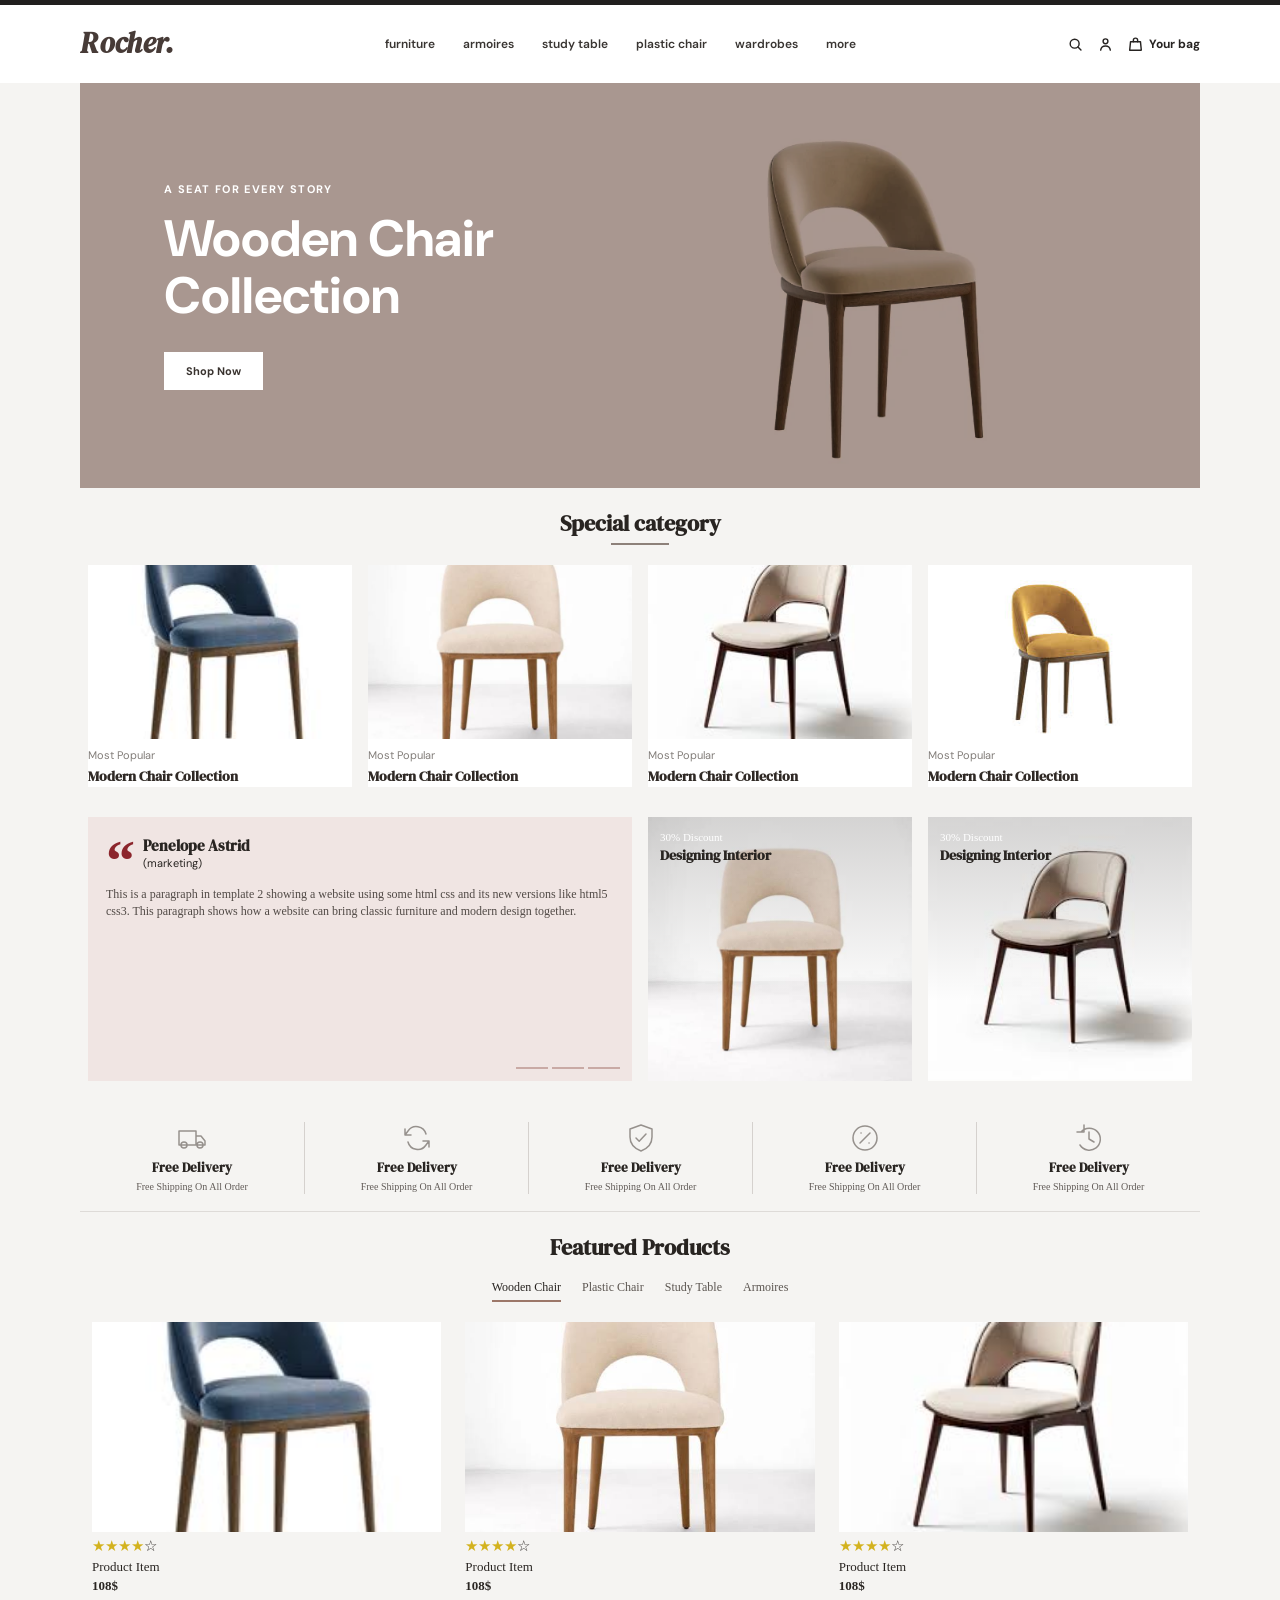
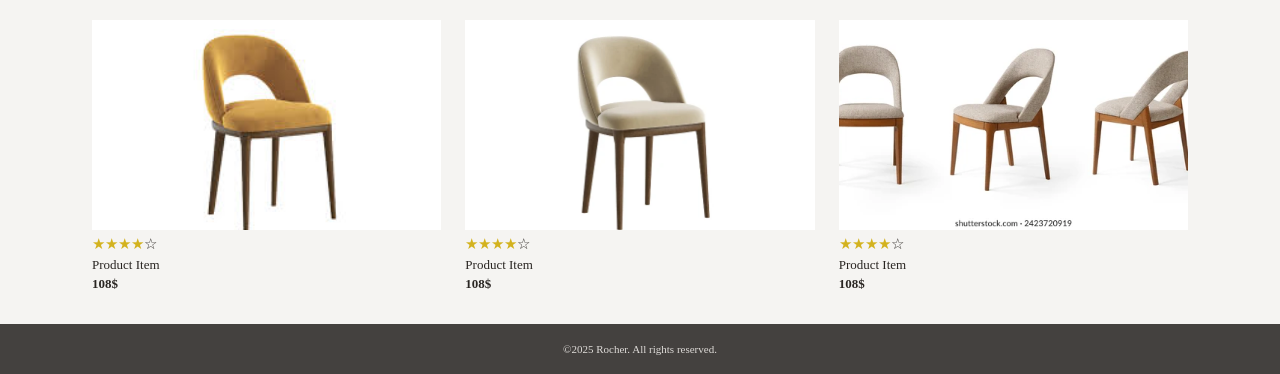
<file: project2/index.html>
<!DOCTYPE html>
<html lang="en">
<head>
    <meta charset="UTF-8">
    <meta name="viewport" content="width=device-width, initial-scale=1.0">
    <title>Rocher. | Furniture</title>
    <link rel="stylesheet" href="css/css/bootstrap.min.css">
    <link rel="stylesheet" href="css/style.css">
</head>
<body>
    <header class="site-header">
        <div class="storefront header-inner">
            <a href="#top" class="logo" aria-label="Rocher home">Rocher.</a>
            <nav class="main-nav" aria-label="Main navigation">
                <a href="#categories">furniture</a>
                <a href="#featured">armoires</a>
                <a href="#featured">study table</a>
                <a href="#featured">plastic chair</a>
                <a href="#featured">wardrobes</a>
                <a href="#featured">more</a>
            </nav>
            <div class="header-actions">
                <a href="#featured" aria-label="Search products">
                    <svg viewBox="0 0 24 24" aria-hidden="true"><circle cx="10.8" cy="10.8" r="6.3"></circle><path d="m15.5 15.5 4.2 4.2"></path></svg>
                </a>
                <a href="#" aria-label="Your account">
                    <svg viewBox="0 0 24 24" aria-hidden="true"><circle cx="12" cy="7.5" r="3.4"></circle><path d="M5.2 20c.5-3.7 3.1-5.8 6.8-5.8s6.3 2.1 6.8 5.8"></path></svg>
                </a>
                <a href="#" class="bag-link">
                    <svg viewBox="0 0 24 24" aria-hidden="true"><path d="M5 8h14l1.2 12H3.8L5 8Z"></path><path d="M9 8V6a3 3 0 0 1 6 0v2"></path></svg>
                    <span>Your bag</span>
                </a>
            </div>
        </div>
    </header>

    <main id="top">
        <section class="storefront hero-section" aria-labelledby="hero-title">
            <div class="hero-copy">
                <p class="hero-kicker">A seat for every story</p>
                <h1 id="hero-title">Wooden Chair<br>Collection</h1>
                <a href="#featured" class="shop-button">Shop Now</a>
            </div>
            <img class="hero-chair" src="images/Paula_Dining_Chair_Acorn_Velvet.webp" alt="Cream upholstered dining chair with wooden legs">
        </section>

        <section class="storefront categories-section" id="categories" aria-labelledby="categories-title">
            <h2 class="section-title" id="categories-title">Special category</h2>
            <div class="row g-3 category-grid">
                <article class="col-6 col-md-3">
                    <a class="category-card" href="#featured">
                        <img src="images/images%20(1).jpg" alt="Blue upholstered dining chair">
                        <span class="category-copy"><small>Most Popular</small><strong>Modern Chair Collection</strong></span>
                    </a>
                </article>
                <article class="col-6 col-md-3">
                    <a class="category-card" href="#featured">
                        <img src="images/images%20(2).jpg" alt="Ivory upholstered dining chair">
                        <span class="category-copy"><small>Most Popular</small><strong>Modern Chair Collection</strong></span>
                    </a>
                </article>
                <article class="col-6 col-md-3">
                    <a class="category-card" href="#featured">
                        <img src="images/images%20(3).jpg" alt="Neutral modern armchair">
                        <span class="category-copy"><small>Most Popular</small><strong>Modern Chair Collection</strong></span>
                    </a>
                </article>
                <article class="col-6 col-md-3">
                    <a class="category-card" href="#featured">
                        <img src="images/images.jpg" alt="Mustard upholstered dining chair">
                        <span class="category-copy"><small>Most Popular</small><strong>Modern Chair Collection</strong></span>
                    </a>
                </article>
            </div>
        </section>

        <section class="storefront story-grid row g-3" aria-label="Customer review and promotions">
            <article class="col-12 col-md-6">
                <div class="review-panel">
                    <div class="review-heading">
                        <span class="quote-mark" aria-hidden="true">“</span>
                        <div><h2>Penelope Astrid</h2><small>(marketing)</small></div>
                    </div>
                    <p>This is a paragraph in template 2 showing a website using some html css and its new versions like html5 css3. This paragraph shows how a website can bring classic furniture and modern design together.</p>
                    <div class="review-lines" aria-hidden="true"><i></i><i></i><i></i></div>
                </div>
            </article>
            <article class="col-6 col-md-3">
                <a class="promo-card promo-first" href="#featured">
                    <img src="images/images%20(2).jpg" alt="Light modern chair">
                    <span class="promo-copy"><small>30% Discount</small><strong>Designing Interior</strong></span>
                </a>
            </article>
            <article class="col-6 col-md-3">
                <a class="promo-card promo-second" href="#featured">
                    <img src="images/images%20(3).jpg" alt="Modern accent chair">
                    <span class="promo-copy"><small>30% Discount</small><strong>Designing Interior</strong></span>
                </a>
            </article>
        </section>

        <section class="storefront benefits" aria-label="Shopping benefits">
            <article class="benefit">
                <svg viewBox="0 0 32 32" aria-hidden="true"><path d="M3 9h17v14H3zM20 14h5l4 5v4h-9zM8 26a3 3 0 1 0 0-6 3 3 0 0 0 0 6ZM24 26a3 3 0 1 0 0-6 3 3 0 0 0 0 6Z"></path></svg>
                <strong>Free Delivery</strong><small>Free Shipping On All Order</small>
            </article>
            <article class="benefit">
                <svg viewBox="0 0 32 32" aria-hidden="true"><path d="M25 12a10 10 0 0 0-18-3L4 13M4 7v6h6M7 20a10 10 0 0 0 18 3l3-4m0 6v-6h-6"></path></svg>
                <strong>Free Delivery</strong><small>Free Shipping On All Order</small>
            </article>
            <article class="benefit">
                <svg viewBox="0 0 32 32" aria-hidden="true"><path d="M16 3 27 7v8c0 7-4.5 11.5-11 14-6.5-2.5-11-7-11-14V7l11-4Z"></path><path d="m11 16 3.2 3.2L21 12"></path></svg>
                <strong>Free Delivery</strong><small>Free Shipping On All Order</small>
            </article>
            <article class="benefit">
                <svg viewBox="0 0 32 32" aria-hidden="true"><circle cx="16" cy="16" r="12"></circle><path d="m11 21 10-10M12 11h.1M20 21h.1"></path></svg>
                <strong>Free Delivery</strong><small>Free Shipping On All Order</small>
            </article>
            <article class="benefit">
                <svg viewBox="0 0 32 32" aria-hidden="true"><path d="M8 10a11 11 0 1 1-1 13M4 10h7V3"></path><path d="M16 10v7l5 3"></path></svg>
                <strong>Free Delivery</strong><small>Free Shipping On All Order</small>
            </article>
        </section>

        <section class="storefront featured-section" id="featured" aria-labelledby="featured-title">
            <h2 class="section-title" id="featured-title">Featured Products</h2>
            <div class="product-filters" role="group" aria-label="Filter featured products">
                <button class="product-filter is-active" type="button" data-filter="all" aria-pressed="true">Wooden Chair</button>
                <button class="product-filter" type="button" data-filter="plastic" aria-pressed="false">Plastic Chair</button>
                <button class="product-filter" type="button" data-filter="study" aria-pressed="false">Study Table</button>
                <button class="product-filter" type="button" data-filter="armoire" aria-pressed="false">Armoires</button>
            </div>
            <div class="row g-4 product-grid">
                <article class="col-6 col-md-4 product-item" data-category="wooden">
                    <a href="#" class="product-card"><span class="product-image"><img src="images/images%20(1).jpg" alt="Blue upholstered chair"></span><span class="rating" aria-label="4 out of 5 stars">★★★★<span>☆</span></span><span class="product-name">Product Item</span><strong class="product-price">108$</strong></a>
                </article>
                <article class="col-6 col-md-4 product-item" data-category="plastic">
                    <a href="#" class="product-card"><span class="product-image"><img src="images/images%20(2).jpg" alt="Ivory dining chair"></span><span class="rating" aria-label="4 out of 5 stars">★★★★<span>☆</span></span><span class="product-name">Product Item</span><strong class="product-price">108$</strong></a>
                </article>
                <article class="col-6 col-md-4 product-item" data-category="study">
                    <a href="#" class="product-card"><span class="product-image"><img src="images/images%20(3).jpg" alt="Neutral modern chair"></span><span class="rating" aria-label="4 out of 5 stars">★★★★<span>☆</span></span><span class="product-name">Product Item</span><strong class="product-price">108$</strong></a>
                </article>
                <article class="col-6 col-md-4 product-item" data-category="armoire">
                    <a href="#" class="product-card"><span class="product-image"><img src="images/images.jpg" alt="Mustard upholstered chair"></span><span class="rating" aria-label="4 out of 5 stars">★★★★<span>☆</span></span><span class="product-name">Product Item</span><strong class="product-price">108$</strong></a>
                </article>
                <article class="col-6 col-md-4 product-item" data-category="wooden">
                    <a href="#" class="product-card"><span class="product-image"><img src="images/Paula_Dining_Chair_Acorn_Velvet.webp" alt="Cream upholstered dining chair"></span><span class="rating" aria-label="4 out of 5 stars">★★★★<span>☆</span></span><span class="product-name">Product Item</span><strong class="product-price">108$</strong></a>
                </article>
                <article class="col-6 col-md-4 product-item" data-category="plastic">
                    <a href="#" class="product-card"><span class="product-image"><img src="images/chair-isolated-on-white-background-260nw-2423720919.webp" alt="Three upholstered dining chairs"></span><span class="rating" aria-label="4 out of 5 stars">★★★★<span>☆</span></span><span class="product-name">Product Item</span><strong class="product-price">108$</strong></a>
                </article>
            </div>
        </section>
    </main>

    <footer class="site-footer">
        <div class="storefront">©2025 Rocher. All rights reserved.</div>
    </footer>

    <script src="js/bootstrap.bundle.min.js"></script>
    <script>
        document.querySelectorAll('.product-filter').forEach((button) => {
            button.addEventListener('click', () => {
                const filter = button.dataset.filter;
                document.querySelectorAll('.product-filter').forEach((item) => {
                    const active = item === button;
                    item.classList.toggle('is-active', active);
                    item.setAttribute('aria-pressed', String(active));
                });
                document.querySelectorAll('.product-item').forEach((product) => {
                    product.classList.toggle('d-none', filter !== 'all' && product.dataset.category !== filter);
                });
            });
        });
    </script>
</body>
</html>
</file>
<file: project2/css/style.css>
@import url('https://fonts.googleapis.com/css2?family=DM+Serif+Display&family=DM+Sans:wght@400;500;600;700&display=swap');

:root {
    --ink: #292522;
    --muted: #827d79;
    --paper: #f5f4f2;
    --line: #dedbd8;
    --taupe: #a99790;
    --rose: #f0e5e3;
    --accent: #bd9a27;
}

* {
    box-sizing: border-box;
}

body {
    margin: 0;
    background: var(--paper);
    color: var(--ink);
    font-family: 'DM Sans', Arial, sans-serif;
    font-size: 14px;
}

a {
    color: inherit;
    text-decoration: none;
}

.storefront {
    width: min(1120px, calc(100% - 48px));
    margin-inline: auto;
}

.storefront > .row {
        margin-right: 0;
        margin-left: 0;
    }

.site-header {
    position: relative;
    z-index: 5;
    background: #fff;
    border-top: 5px solid #211f1e;
}

.header-inner {
    min-height: 78px;
    display: flex;
    align-items: center;
    justify-content: space-between;
    gap: 25px;
}

.logo {
    flex: 0 0 auto;
    color: #473b37;
    font-family: 'DM Serif Display', Georgia, serif;
    font-size: 29px;
    font-style: italic;
    font-weight: 700;
}

.main-nav {
    display: flex;
    align-items: center;
    justify-content: center;
    gap: clamp(14px, 2.2vw, 32px);
}

.main-nav a {
    color: #393532;
    font-size: 12px;
    font-weight: 600;
    white-space: nowrap;
}

.main-nav a:hover,
.header-actions a:hover {
    color: #92745e;
}

.header-actions {
    display: flex;
    align-items: center;
    gap: 13px;
    flex: 0 0 auto;
}

.header-actions a {
    display: inline-flex;
    align-items: center;
    gap: 5px;
    color: #262321;
    font-size: 12px;
    font-weight: 700;
}

.header-actions svg {
    width: 17px;
    height: 17px;
    fill: none;
    stroke: currentColor;
    stroke-linecap: round;
    stroke-linejoin: round;
    stroke-width: 2;
}

.hero-section {
    position: relative;
    min-height: 405px;
    overflow: hidden;
    display: flex;
    align-items: center;
    background: var(--taupe);
}

.hero-copy {
    position: relative;
    z-index: 2;
    width: 48%;
    padding: 48px 0 48px 7.5%;
    color: #fff;
}

.hero-kicker {
    margin: 0 0 14px;
    font-size: 11px;
    font-weight: 700;
    letter-spacing: 1.4px;
    text-transform: uppercase;
}

.hero-section h1 {
    margin: 0 0 28px;
    font-family: 'DM Sans', Arial, sans-serif;
    font-size: clamp(34px, 4vw, 52px);
    font-weight: 700;
    line-height: 1.1;
}

.shop-button {
    display: inline-block;
    padding: 11px 22px;
    background: #fff;
    color: #39332f;
    font-size: 11px;
    font-weight: 700;
    transition: background 160ms ease, color 160ms ease;
}

.shop-button:hover {
    background: #292522;
    color: #fff;
}

.hero-chair {
    position: absolute;
    top: 3%;
    right: 0;
    width: 59%;
    height: 94%;
    object-fit: contain;
    mix-blend-mode: multiply;
}

.categories-section {
    padding-top: 22px;
}

.section-title {
    margin: 0 0 20px;
    color: #282421;
    font-family: 'DM Serif Display', Georgia, serif;
    font-size: 22px;
    font-weight: 700;
    text-align: center;
}

.categories-section .section-title::after {
    display: block;
    width: 58px;
    height: 2px;
    margin: 7px auto 0;
    background: #8d817a;
    content: '';
}

.category-grid {
    row-gap: 16px;
}

.category-card {
    display: block;
    height: 100%;
    background: #fff;
}

.category-card img {
    display: block;
    width: 100%;
    height: 174px;
    object-fit: cover;
    background: #eeeae7;
    transition: transform 220ms ease;
}

.category-card:hover img {
    transform: scale(1.025);
}

.category-copy {
    display: block;
    padding: 8px 0 0;
}

.category-copy small,
.category-copy strong {
    display: block;
}

.category-copy small {
    color: var(--muted);
    font-size: 11px;
}

.category-copy strong {
    margin-top: 2px;
    color: #2f2925;
    font-family: 'DM Serif Display', Georgia, serif;
    font-size: 14px;
}

.story-grid {
    margin-top: 14px;
    align-items: stretch;
}

.story-grid > article {
    display: flex;
}

.review-panel {
    position: relative;
    width: 100%;
    min-height: 170px;
    padding: 18px 18px 30px;
    background: var(--rose);
}

.review-heading {
    display: flex;
    align-items: center;
    gap: 8px;
    margin-bottom: 12px;
}

.quote-mark {
    height: 39px;
    color: #8c252c;
    font-family: Georgia, serif;
    font-size: 58px;
    font-weight: 700;
    line-height: 0.9;
}

.review-heading h2 {
    margin: 0;
    font-family: 'DM Serif Display', Georgia, serif;
    font-size: 15px;
    font-weight: 700;
}

.review-heading small {
    display: block;
    font-size: 11px;
}

.review-panel > p {
    margin: 0;
    color: #514a46;
    font-family: Georgia, serif;
    font-size: 12px;
    line-height: 1.45;
}

.review-lines {
    position: absolute;
    right: 12px;
    bottom: 12px;
    display: flex;
    gap: 4px;
}

.review-lines i {
    width: 32px;
    height: 2px;
    background: #c9aaa5;
}

.promo-card {
    position: relative;
    display: block;
    width: 100%;
    min-height: 170px;
    overflow: hidden;
    background: #e8e3df;
}

.promo-card::after {
    position: absolute;
    inset: 0;
    background: linear-gradient(180deg, rgba(28, 23, 20, 0.18), transparent 70%);
    content: '';
}

.promo-card img {
    display: block;
    width: 100%;
    height: 100%;
    min-height: 170px;
    object-fit: cover;
    transition: transform 220ms ease;
}

.promo-card:hover img {
    transform: scale(1.04);
}

.promo-copy {
    position: absolute;
    z-index: 1;
    top: 12px;
    left: 12px;
    display: flex;
    flex-direction: column;
}

.promo-copy small {
    color: #fff;
    font-family: Georgia, serif;
    font-size: 11px;
}

.promo-copy strong {
    color: #292522;
    font-family: 'DM Serif Display', Georgia, serif;
    font-size: 14px;
}

.benefits {
    display: grid;
    grid-template-columns: repeat(5, 1fr);
    margin-top: 24px;
    padding: 17px 0;
    border-bottom: 1px solid var(--line);
}

.benefit {
    min-width: 0;
    display: flex;
    flex-direction: column;
    align-items: center;
    justify-content: center;
    padding: 0 8px;
    text-align: center;
}

.benefit + .benefit {
    border-left: 1px solid #d5d1ce;
}

.benefit svg {
    width: 32px;
    height: 32px;
    margin-bottom: 4px;
    fill: none;
    stroke: #96918d;
    stroke-linecap: round;
    stroke-linejoin: round;
    stroke-width: 1.5;
}

.benefit strong {
    font-family: 'DM Serif Display', Georgia, serif;
    font-size: 13px;
}

.benefit small {
    margin-top: 2px;
    color: #625c58;
    font-family: Georgia, serif;
    font-size: 10px;
    white-space: nowrap;
}

.featured-section {
    padding-top: 22px;
    padding-bottom: 30px;
}

.featured-section .section-title {
    margin-bottom: 13px;
}

.product-filters {
    display: flex;
    justify-content: center;
    gap: 21px;
    margin-bottom: 20px;
}

.product-filter {
    padding: 4px 0;
    border: 0;
    border-bottom: 2px solid transparent;
    background: transparent;
    color: #5b5550;
    cursor: pointer;
    font-family: Georgia, serif;
    font-size: 12px;
}

.product-filter:hover,
.product-filter.is-active {
    border-bottom-color: #9c7769;
    color: #282421;
}

.product-card {
    display: flex;
    flex-direction: column;
    color: var(--ink);
}

.product-image {
    display: block;
    height: 210px;
    overflow: hidden;
    background: #eeecea;
}

.product-image img {
    display: block;
    width: 100%;
    height: 100%;
    object-fit: cover;
    transition: transform 220ms ease;
}

.product-card:hover .product-image img {
    transform: scale(1.035);
}

.rating {
    margin-top: 7px;
    color: #d3b21e;
    font-size: 15px;
    line-height: 1;
}

.rating span {
    color: #393532;
}

.product-name {
    margin-top: 3px;
    font-family: Georgia, serif;
    font-size: 13px;
}

.product-price {
    font-family: Georgia, serif;
    font-size: 13px;
}

.site-footer {
    padding: 17px 0;
    background: #44413f;
    color: #dedbd8;
    text-align: center;
    font-family: Georgia, serif;
    font-size: 11px;
}

@media (max-width: 900px) {
    .header-inner {
        gap: 14px;
    }

    .main-nav {
        gap: 12px;
    }

    .main-nav a {
        font-size: 10px;
    }

    .hero-section {
        min-height: 350px;
    }

    .category-card img {
        height: 155px;
    }

    .benefit small {
        white-space: normal;
    }
}

@media (max-width: 680px) {
    .storefront {
        width: min(100% - 28px, 520px);
    }

    .header-inner {
        min-height: 64px;
        flex-wrap: wrap;
        gap: 6px 12px;
        padding-block: 8px;
    }

    .logo {
        font-size: 25px;
    }

    .main-nav {
        order: 3;
        width: 100%;
        justify-content: flex-start;
        overflow-x: auto;
        padding: 4px 0 2px;
    }

    .main-nav a {
        font-size: 11px;
    }

    .header-actions {
        margin-left: auto;
    }

    .hero-section {
        min-height: 310px;
    }

    .hero-copy {
        width: 58%;
        padding-left: 6%;
    }

    .hero-kicker {
        font-size: 9px;
    }

    .hero-section h1 {
        font-size: clamp(29px, 8vw, 40px);
    }

    .hero-chair {
        right: -5%;
        width: 59%;
    }

    .categories-section {
        padding-top: 22px;
    }

    .category-card img {
        height: 138px;
    }

    .category-copy strong {
        font-size: 12px;
    }

    .story-grid {
        margin-top: 16px;
    }

    .review-panel {
        min-height: 155px;
    }

    .promo-card,
    .promo-card img {
        min-height: 150px;
    }

    .benefits {
        grid-template-columns: repeat(2, 1fr);
        gap: 16px 0;
    }

    .benefit:nth-child(odd) {
        border-left: 0;
    }

    .benefit:last-child {
        grid-column: 1 / -1;
    }

    .product-filters {
        flex-wrap: wrap;
        gap: 8px 16px;
    }

    .product-image {
        height: 180px;
    }
}

@media (max-width: 400px) {
    .storefront {
        width: calc(100% - 22px);
    }

    .category-card img {
        height: 115px;
    }

    .review-panel {
        padding: 14px 12px 28px;
    }

    .review-panel > p {
        font-size: 11px;
    }

    .promo-copy {
        top: 8px;
        left: 8px;
    }

    .product-image {
        height: 145px;
    }
}
</file>
